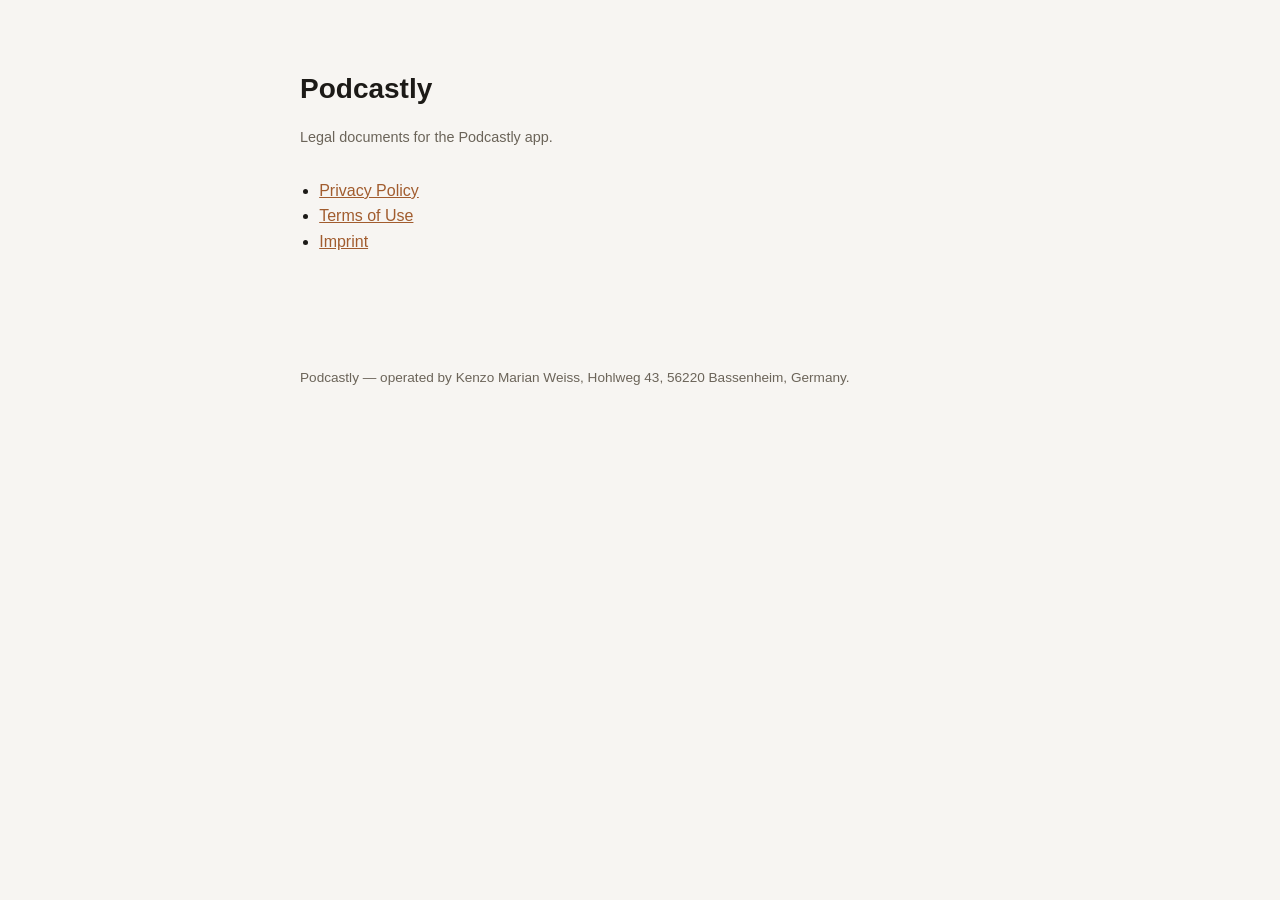
<file: index.html>
<!doctype html>
<html lang="en">
<head>
<meta charset="utf-8">
<meta name="viewport" content="width=device-width, initial-scale=1">
<title>Podcastly — Legal</title>
<link rel="stylesheet" href="style.css">
</head>
<body>
<main>
<h1>Podcastly</h1>
<p class="updated">Legal documents for the Podcastly app.</p>
<ul>
<li><a href="privacy/">Privacy Policy</a></li>
<li><a href="terms/">Terms of Use</a></li>
<li><a href="imprint/">Imprint</a></li>
</ul>
</main>
<footer>Podcastly — operated by Kenzo Marian Weiss, Hohlweg 43, 56220 Bassenheim, Germany.</footer>
</body>
</html>
</file>
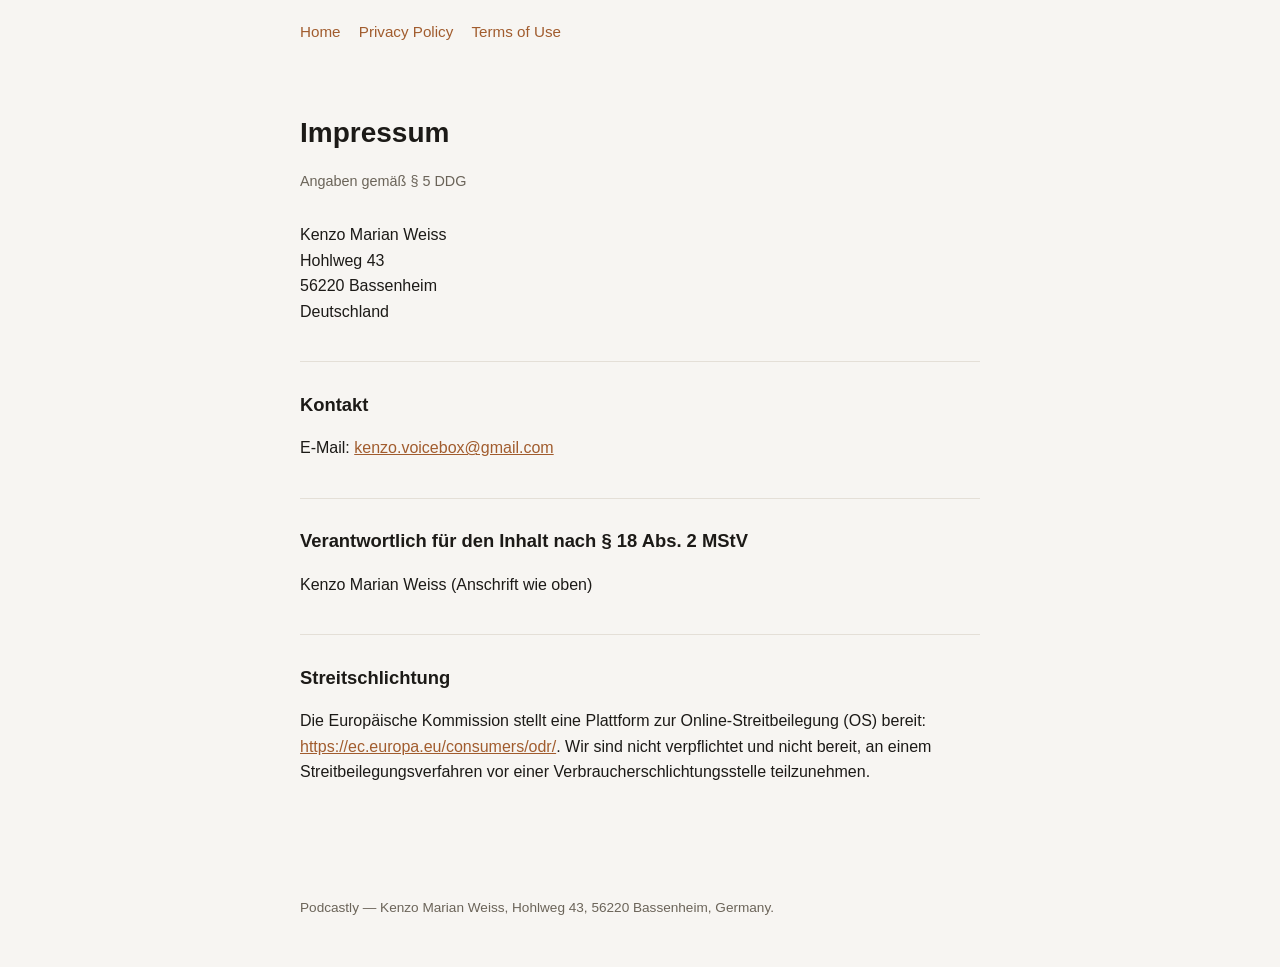
<file: imprint/index.html>
<!doctype html>
<html lang="de">
<head>
<meta charset="utf-8">
<meta name="viewport" content="width=device-width, initial-scale=1">
<title>Impressum — Podcastly</title>
<link rel="stylesheet" href="../style.css">
</head>
<body>
<div class="nav"><a href="../">Home</a><a href="../privacy/">Privacy Policy</a><a href="../terms/">Terms of Use</a></div>
<main>
<h1>Impressum</h1>
<p class="updated">Angaben gemäß § 5 DDG</p>

<p>
Kenzo Marian Weiss<br>
Hohlweg 43<br>
56220 Bassenheim<br>
Deutschland
</p>

<h2>Kontakt</h2>
<p>E-Mail: <a href="mailto:kenzo.voicebox@gmail.com">kenzo.voicebox@gmail.com</a></p>

<h2>Verantwortlich für den Inhalt nach § 18 Abs. 2 MStV</h2>
<p>Kenzo Marian Weiss (Anschrift wie oben)</p>

<h2>Streitschlichtung</h2>
<p>Die Europäische Kommission stellt eine Plattform zur Online-Streitbeilegung
(OS) bereit: <a href="https://ec.europa.eu/consumers/odr/" target="_blank" rel="noopener">https://ec.europa.eu/consumers/odr/</a>.
Wir sind nicht verpflichtet und nicht bereit, an einem Streitbeilegungsverfahren
vor einer Verbraucherschlichtungsstelle teilzunehmen.</p>

</main>
<footer>Podcastly — Kenzo Marian Weiss, Hohlweg 43, 56220 Bassenheim, Germany.</footer>
</body>
</html>
</file>
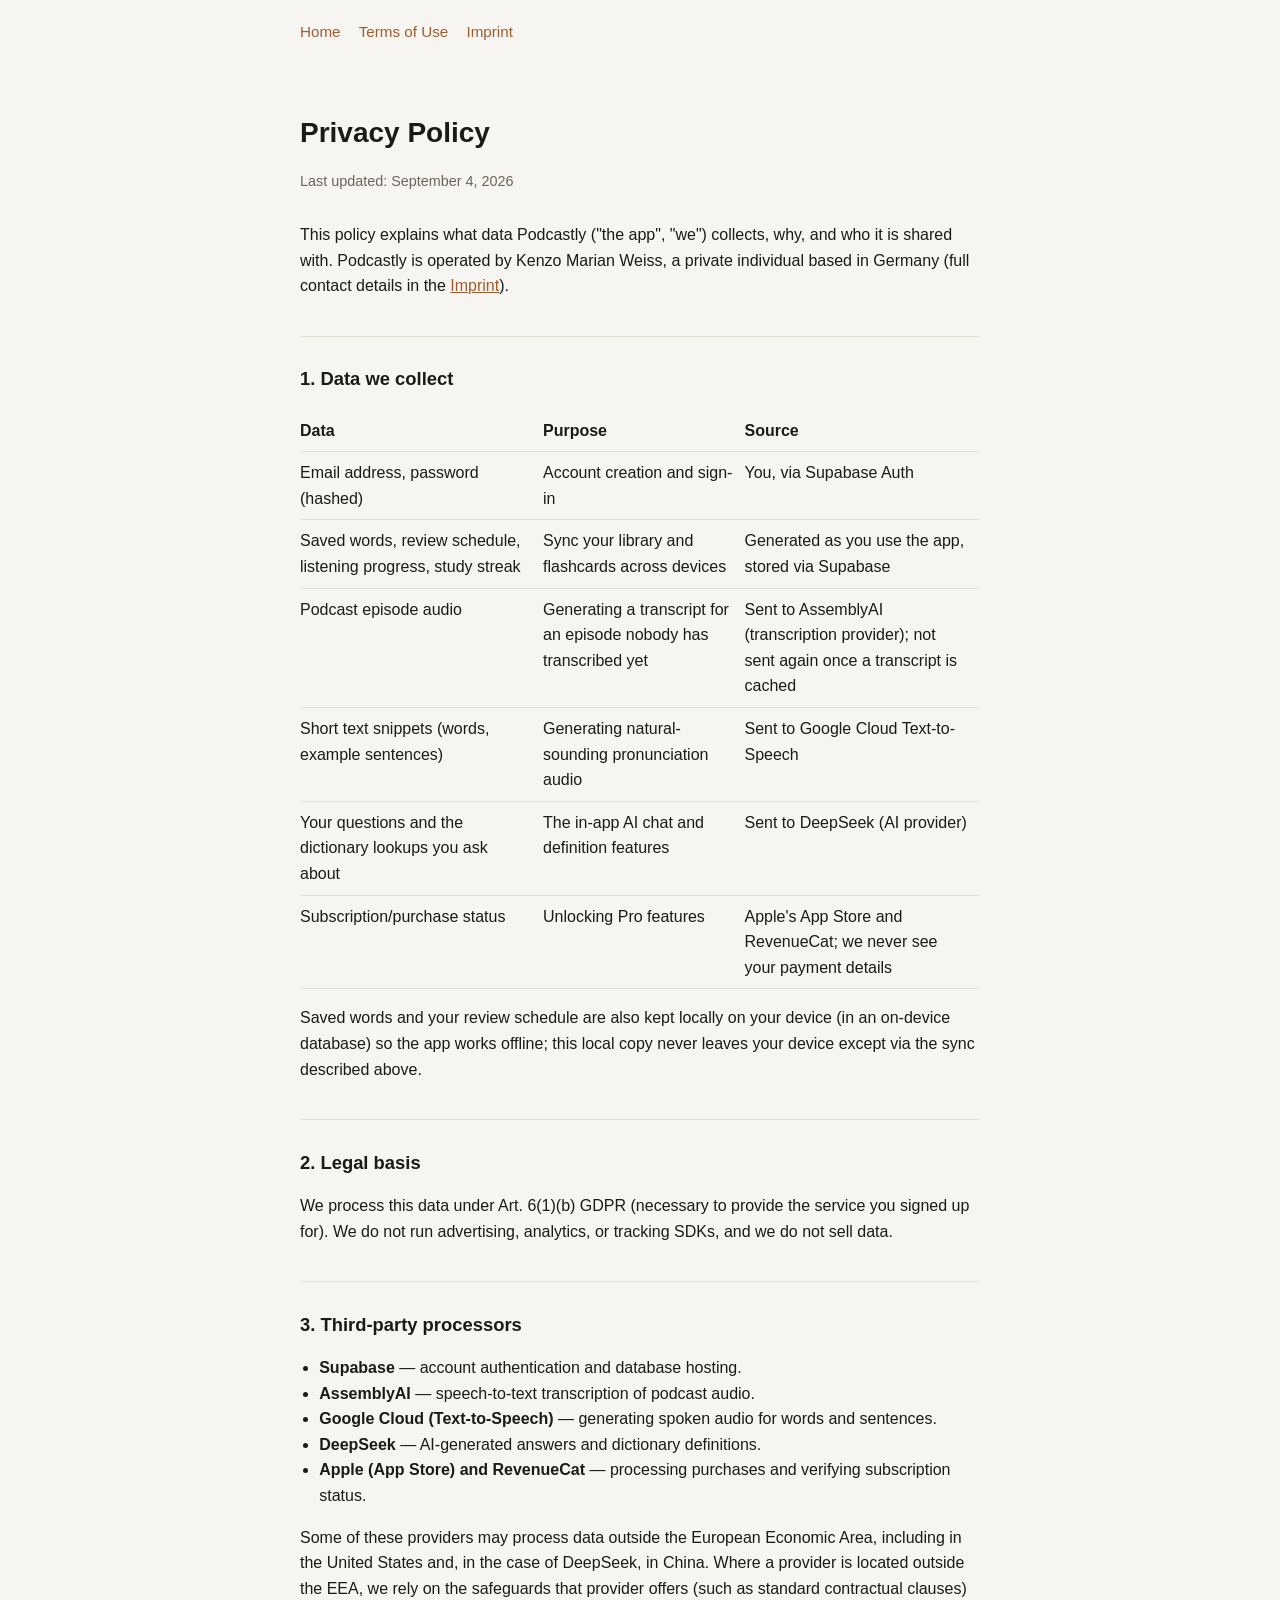
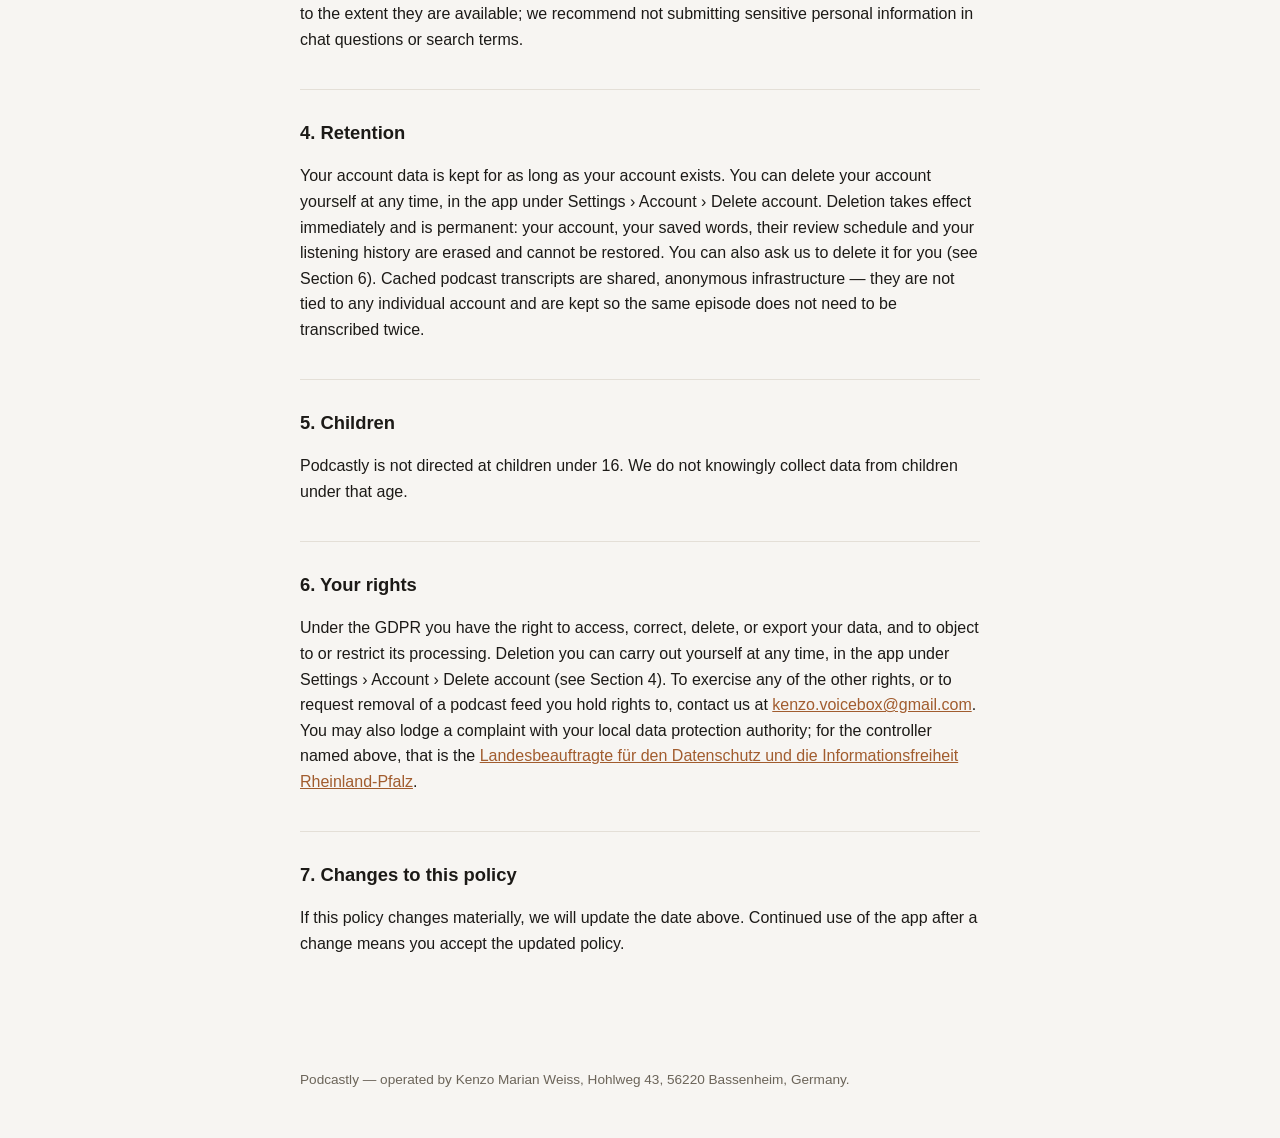
<file: privacy/index.html>
<!doctype html>
<html lang="en">
<head>
<meta charset="utf-8">
<meta name="viewport" content="width=device-width, initial-scale=1">
<title>Privacy Policy — Podcastly</title>
<link rel="stylesheet" href="../style.css">
</head>
<body>
<div class="nav"><a href="../">Home</a><a href="../terms/">Terms of Use</a><a href="../imprint/">Imprint</a></div>
<main>
<h1>Privacy Policy</h1>
<p class="updated">Last updated: September 4, 2026</p>

<p>This policy explains what data Podcastly ("the app", "we") collects, why, and
who it is shared with. Podcastly is operated by Kenzo Marian Weiss, a private
individual based in Germany (full contact details in the
<a href="../imprint/">Imprint</a>).</p>

<h2>1. Data we collect</h2>
<table>
<tr><th>Data</th><th>Purpose</th><th>Source</th></tr>
<tr><td>Email address, password (hashed)</td><td>Account creation and sign-in</td><td>You, via Supabase Auth</td></tr>
<tr><td>Saved words, review schedule, listening progress, study streak</td><td>Sync your library and flashcards across devices</td><td>Generated as you use the app, stored via Supabase</td></tr>
<tr><td>Podcast episode audio</td><td>Generating a transcript for an episode nobody has transcribed yet</td><td>Sent to AssemblyAI (transcription provider); not sent again once a transcript is cached</td></tr>
<tr><td>Short text snippets (words, example sentences)</td><td>Generating natural-sounding pronunciation audio</td><td>Sent to Google Cloud Text-to-Speech</td></tr>
<tr><td>Your questions and the dictionary lookups you ask about</td><td>The in-app AI chat and definition features</td><td>Sent to DeepSeek (AI provider)</td></tr>
<tr><td>Subscription/purchase status</td><td>Unlocking Pro features</td><td>Apple's App Store and RevenueCat; we never see your payment details</td></tr>
</table>

<p>Saved words and your review schedule are also kept locally on your device
(in an on-device database) so the app works offline; this local copy never
leaves your device except via the sync described above.</p>

<h2>2. Legal basis</h2>
<p>We process this data under Art. 6(1)(b) GDPR (necessary to provide the
service you signed up for). We do not run advertising, analytics, or
tracking SDKs, and we do not sell data.</p>

<h2>3. Third-party processors</h2>
<ul>
<li><strong>Supabase</strong> — account authentication and database hosting.</li>
<li><strong>AssemblyAI</strong> — speech-to-text transcription of podcast audio.</li>
<li><strong>Google Cloud (Text-to-Speech)</strong> — generating spoken audio for words and sentences.</li>
<li><strong>DeepSeek</strong> — AI-generated answers and dictionary definitions.</li>
<li><strong>Apple (App Store) and RevenueCat</strong> — processing purchases and verifying subscription status.</li>
</ul>
<p>Some of these providers may process data outside the European Economic
Area, including in the United States and, in the case of DeepSeek, in China.
Where a provider is located outside the EEA, we rely on the safeguards that
provider offers (such as standard contractual clauses) to the extent they
are available; we recommend not submitting sensitive personal information
in chat questions or search terms.</p>

<h2>4. Retention</h2>
<p>Your account data is kept for as long as your account exists. You can
delete your account yourself at any time, in the app under
Settings &rsaquo; Account &rsaquo; Delete account. Deletion takes effect
immediately and is permanent: your account, your saved words, their review
schedule and your listening history are erased and cannot be restored. You
can also ask us to delete it for you (see Section 6).
Cached podcast transcripts are shared, anonymous infrastructure — they are
not tied to any individual account and are kept so the same episode does not
need to be transcribed twice.</p>

<h2>5. Children</h2>
<p>Podcastly is not directed at children under 16. We do not knowingly
collect data from children under that age.</p>

<h2>6. Your rights</h2>
<p>Under the GDPR you have the right to access, correct, delete, or export
your data, and to object to or restrict its processing. Deletion you can
carry out yourself at any time, in the app under
Settings &rsaquo; Account &rsaquo; Delete account (see Section 4). To
exercise any of the other rights, or to request removal of a podcast feed
you hold rights to, contact us at
<a href="mailto:kenzo.voicebox@gmail.com">kenzo.voicebox@gmail.com</a>.
You may also lodge a complaint with your local data protection authority;
for the controller named above, that is the
<a href="https://www.datenschutz.rlp.de/" target="_blank" rel="noopener">Landesbeauftragte für den Datenschutz und die Informationsfreiheit Rheinland-Pfalz</a>.</p>

<h2>7. Changes to this policy</h2>
<p>If this policy changes materially, we will update the date above. Continued
use of the app after a change means you accept the updated policy.</p>

</main>
<footer>Podcastly — operated by Kenzo Marian Weiss, Hohlweg 43, 56220 Bassenheim, Germany.</footer>
</body>
</html>
</file>
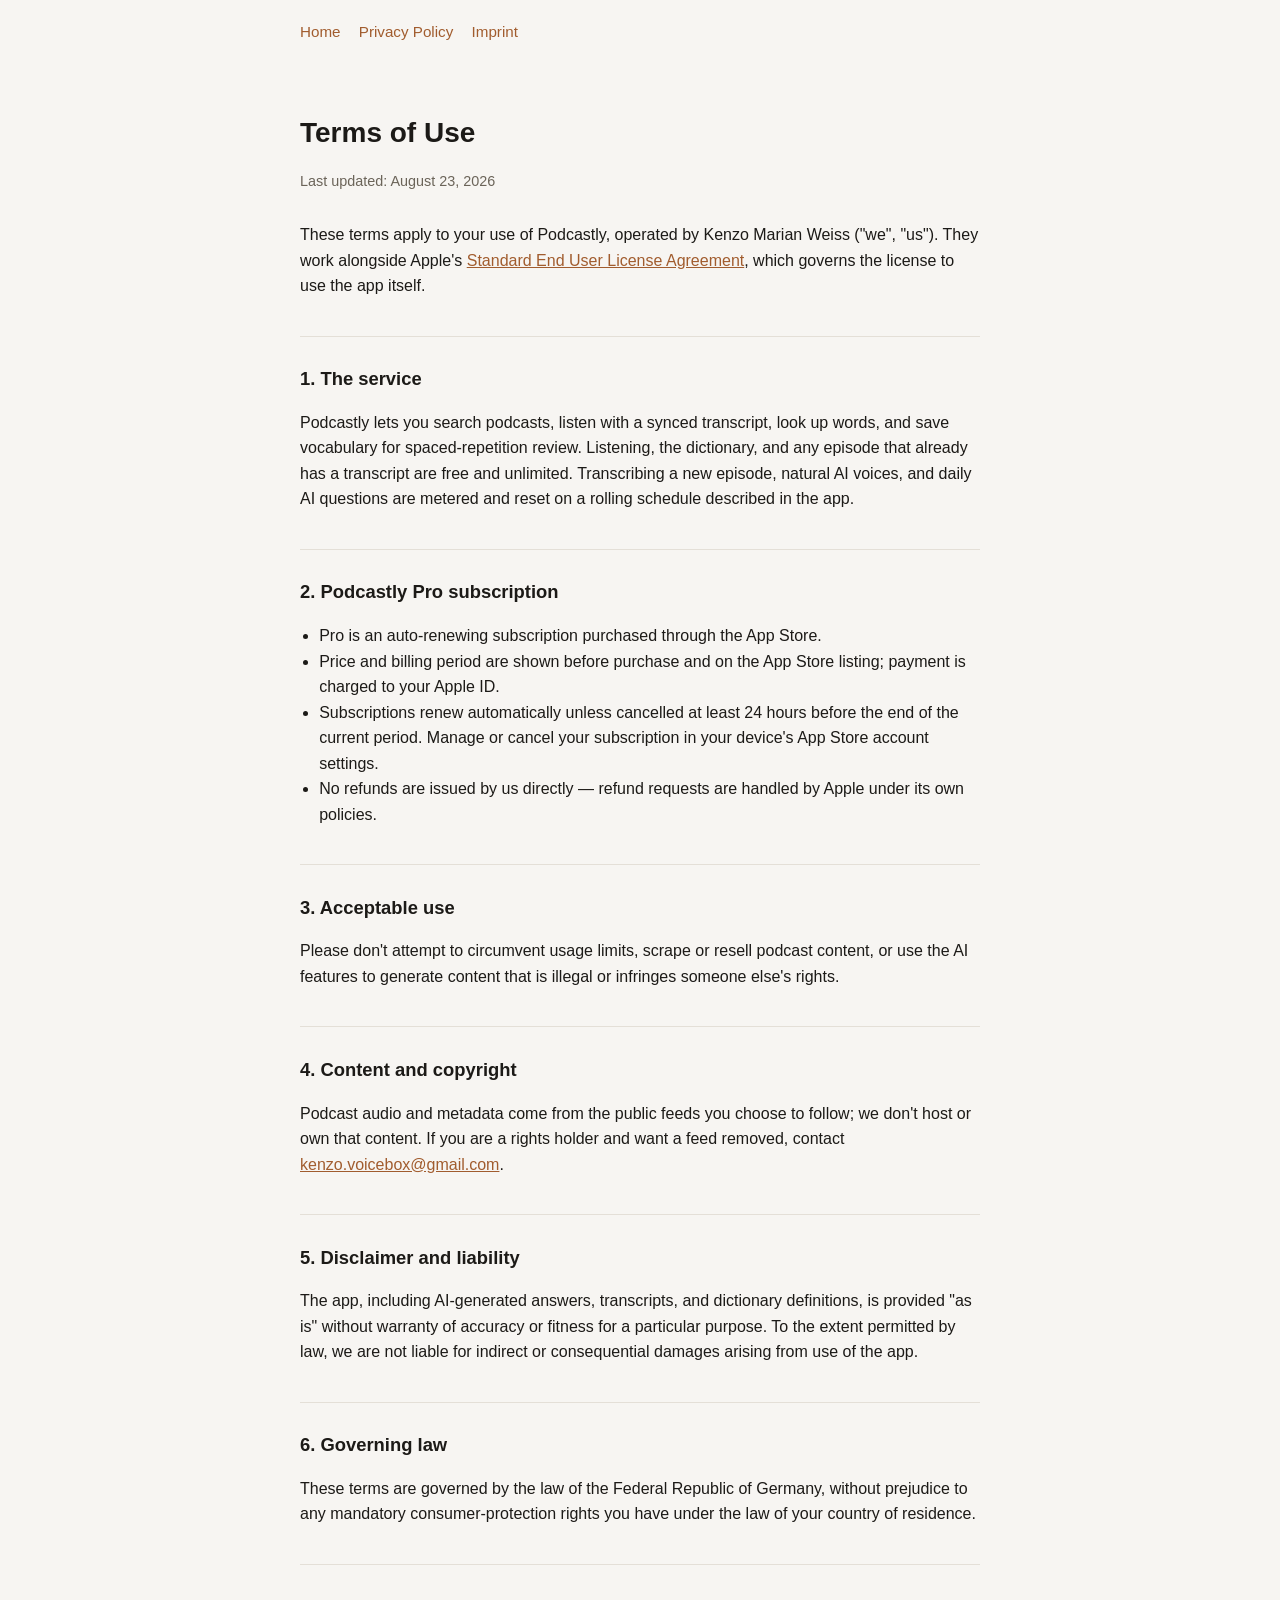
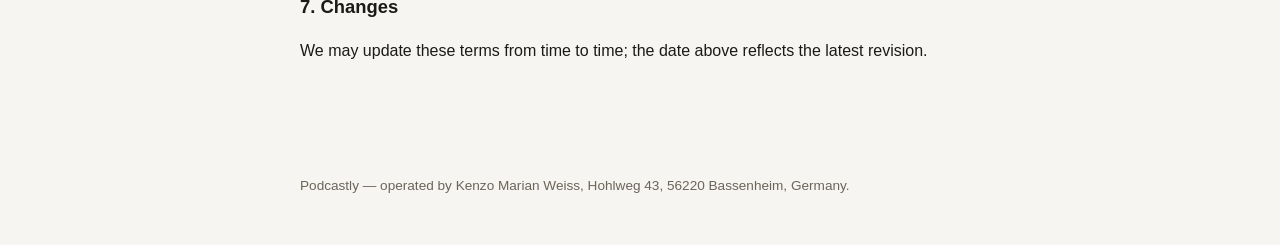
<file: terms/index.html>
<!doctype html>
<html lang="en">
<head>
<meta charset="utf-8">
<meta name="viewport" content="width=device-width, initial-scale=1">
<title>Terms of Use — Podcastly</title>
<link rel="stylesheet" href="../style.css">
</head>
<body>
<div class="nav"><a href="../">Home</a><a href="../privacy/">Privacy Policy</a><a href="../imprint/">Imprint</a></div>
<main>
<h1>Terms of Use</h1>
<p class="updated">Last updated: August 23, 2026</p>

<p>These terms apply to your use of Podcastly, operated by Kenzo Marian Weiss
("we", "us"). They work alongside Apple's
<a href="https://www.apple.com/legal/internet-services/itunes/dev/stdeula/" target="_blank" rel="noopener">Standard End User License Agreement</a>,
which governs the license to use the app itself.</p>

<h2>1. The service</h2>
<p>Podcastly lets you search podcasts, listen with a synced transcript, look
up words, and save vocabulary for spaced-repetition review. Listening, the
dictionary, and any episode that already has a transcript are free and
unlimited. Transcribing a new episode, natural AI voices, and daily AI
questions are metered and reset on a rolling schedule described in the app.</p>

<h2>2. Podcastly Pro subscription</h2>
<ul>
<li>Pro is an auto-renewing subscription purchased through the App Store.</li>
<li>Price and billing period are shown before purchase and on the App Store
listing; payment is charged to your Apple ID.</li>
<li>Subscriptions renew automatically unless cancelled at least 24 hours
before the end of the current period. Manage or cancel your subscription in
your device's App Store account settings.</li>
<li>No refunds are issued by us directly — refund requests are handled by
Apple under its own policies.</li>
</ul>

<h2>3. Acceptable use</h2>
<p>Please don't attempt to circumvent usage limits, scrape or resell podcast
content, or use the AI features to generate content that is illegal or
infringes someone else's rights.</p>

<h2>4. Content and copyright</h2>
<p>Podcast audio and metadata come from the public feeds you choose to
follow; we don't host or own that content. If you are a rights holder and
want a feed removed, contact
<a href="mailto:kenzo.voicebox@gmail.com">kenzo.voicebox@gmail.com</a>.</p>

<h2>5. Disclaimer and liability</h2>
<p>The app, including AI-generated answers, transcripts, and dictionary
definitions, is provided "as is" without warranty of accuracy or fitness for
a particular purpose. To the extent permitted by law, we are not liable for
indirect or consequential damages arising from use of the app.</p>

<h2>6. Governing law</h2>
<p>These terms are governed by the law of the Federal Republic of Germany,
without prejudice to any mandatory consumer-protection rights you have under
the law of your country of residence.</p>

<h2>7. Changes</h2>
<p>We may update these terms from time to time; the date above reflects the
latest revision.</p>

</main>
<footer>Podcastly — operated by Kenzo Marian Weiss, Hohlweg 43, 56220 Bassenheim, Germany.</footer>
</body>
</html>
</file>
<file: style.css>
body {
  margin: 0;
  padding: 0;
  background: #f7f5f2;
  color: #1c1a17;
  font-family: -apple-system, BlinkMacSystemFont, "Segoe UI", Roboto, Helvetica, Arial, sans-serif;
  line-height: 1.6;
}
main {
  max-width: 680px;
  margin: 0 auto;
  padding: 48px 24px 96px;
}
h1 {
  font-size: 1.75rem;
  margin-bottom: 0.25em;
}
.updated {
  color: #6b6459;
  font-size: 0.9rem;
  margin-bottom: 2em;
}
h2 {
  font-size: 1.15rem;
  margin-top: 2em;
  border-top: 1px solid #e4dfd7;
  padding-top: 1.5em;
}
a { color: #a15c2e; }
ul { padding-left: 1.2em; }
.nav {
  max-width: 680px;
  margin: 0 auto;
  padding: 20px 24px 0;
  font-size: 0.95rem;
}
.nav a { margin-right: 1.2em; text-decoration: none; }
.nav a:hover { text-decoration: underline; }
footer {
  max-width: 680px;
  margin: 0 auto;
  padding: 0 24px 48px;
  font-size: 0.85rem;
  color: #6b6459;
}
table { border-collapse: collapse; width: 100%; margin: 1em 0; }
th, td { text-align: left; padding: 8px 12px 8px 0; border-bottom: 1px solid #e4dfd7; vertical-align: top; }
th { font-weight: 600; }
</file>
